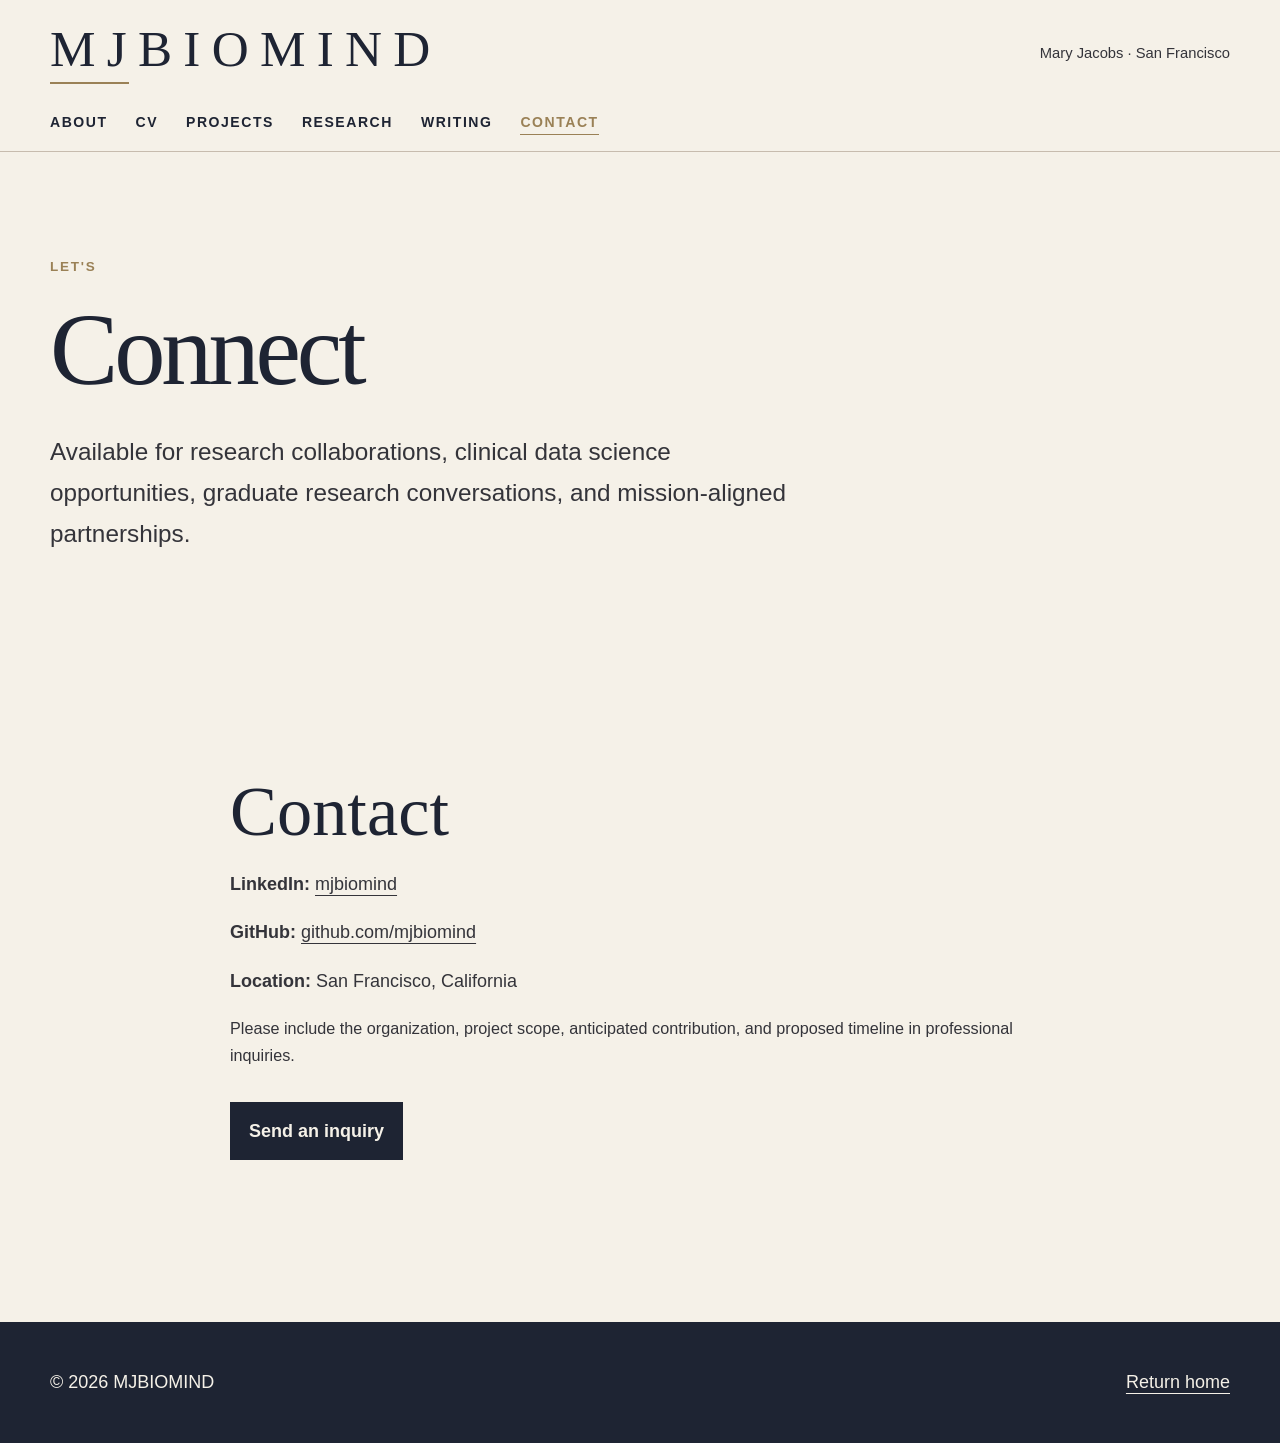
<file: contact.html>
<!doctype html><html lang="en"><head><meta charset="utf-8"><meta name="viewport" content="width=device-width,initial-scale=1">
<title>Contact | MJBIOMIND</title><link rel="stylesheet" href="styles.css"></head><body>
<a class="skip" href="#main">Skip to content</a><header class="masthead"><div class="shell"><div class="brandrow"><a class="brand" href="index.html">MJBIOMIND</a>
<span class="address">Mary Jacobs · San Francisco
</span></div><nav aria-label="Primary"><ul><li><a href="about.html">
About</a></li><li><a href="cv.html">
CV</a></li><li><a href="projects.html"> 
Projects</a></li><li><a href="research.html"> 
Research</a></li><li><a href="writing.html">
Writing</a></li><li><a aria-current="page" href="contact.html">
Contact</a></li></ul></nav></div></header><main id="main"><section class="pagehero"><div class="shell"><p class="eyebrow">
Let's </p><h1>Connect</h1><p class="lead">Available for research collaborations, clinical data science opportunities, graduate research conversations, and mission-aligned partnerships.
</p></div></section><section class="content shell"><h2>
Contact</h2><p><strong>LinkedIn:</strong> <a href="https://www.linkedin.com/in/mjbiomind/">mjbiomind</a></p><p><strong>GitHub:</strong> <a href="https://github.com/mjbiomind">github.com/mjbiomind</a></p><p><strong>Location:</strong> San Francisco, California
</p><p class="meta">Please include the organization, project scope, anticipated contribution, and proposed timeline in professional inquiries.
</p><div class="actions"><a class="button primary" href="mailto:mjbiomind@gmail.com?subject=Research%20or%20Data%20Science%20Inquiry">Send an inquiry</a></div></section></main><footer class="footer"><div class="shell"><span>
© 2026 MJBIOMIND</span><a href="index.html">Return home</a></div></footer></body></html>
</file>
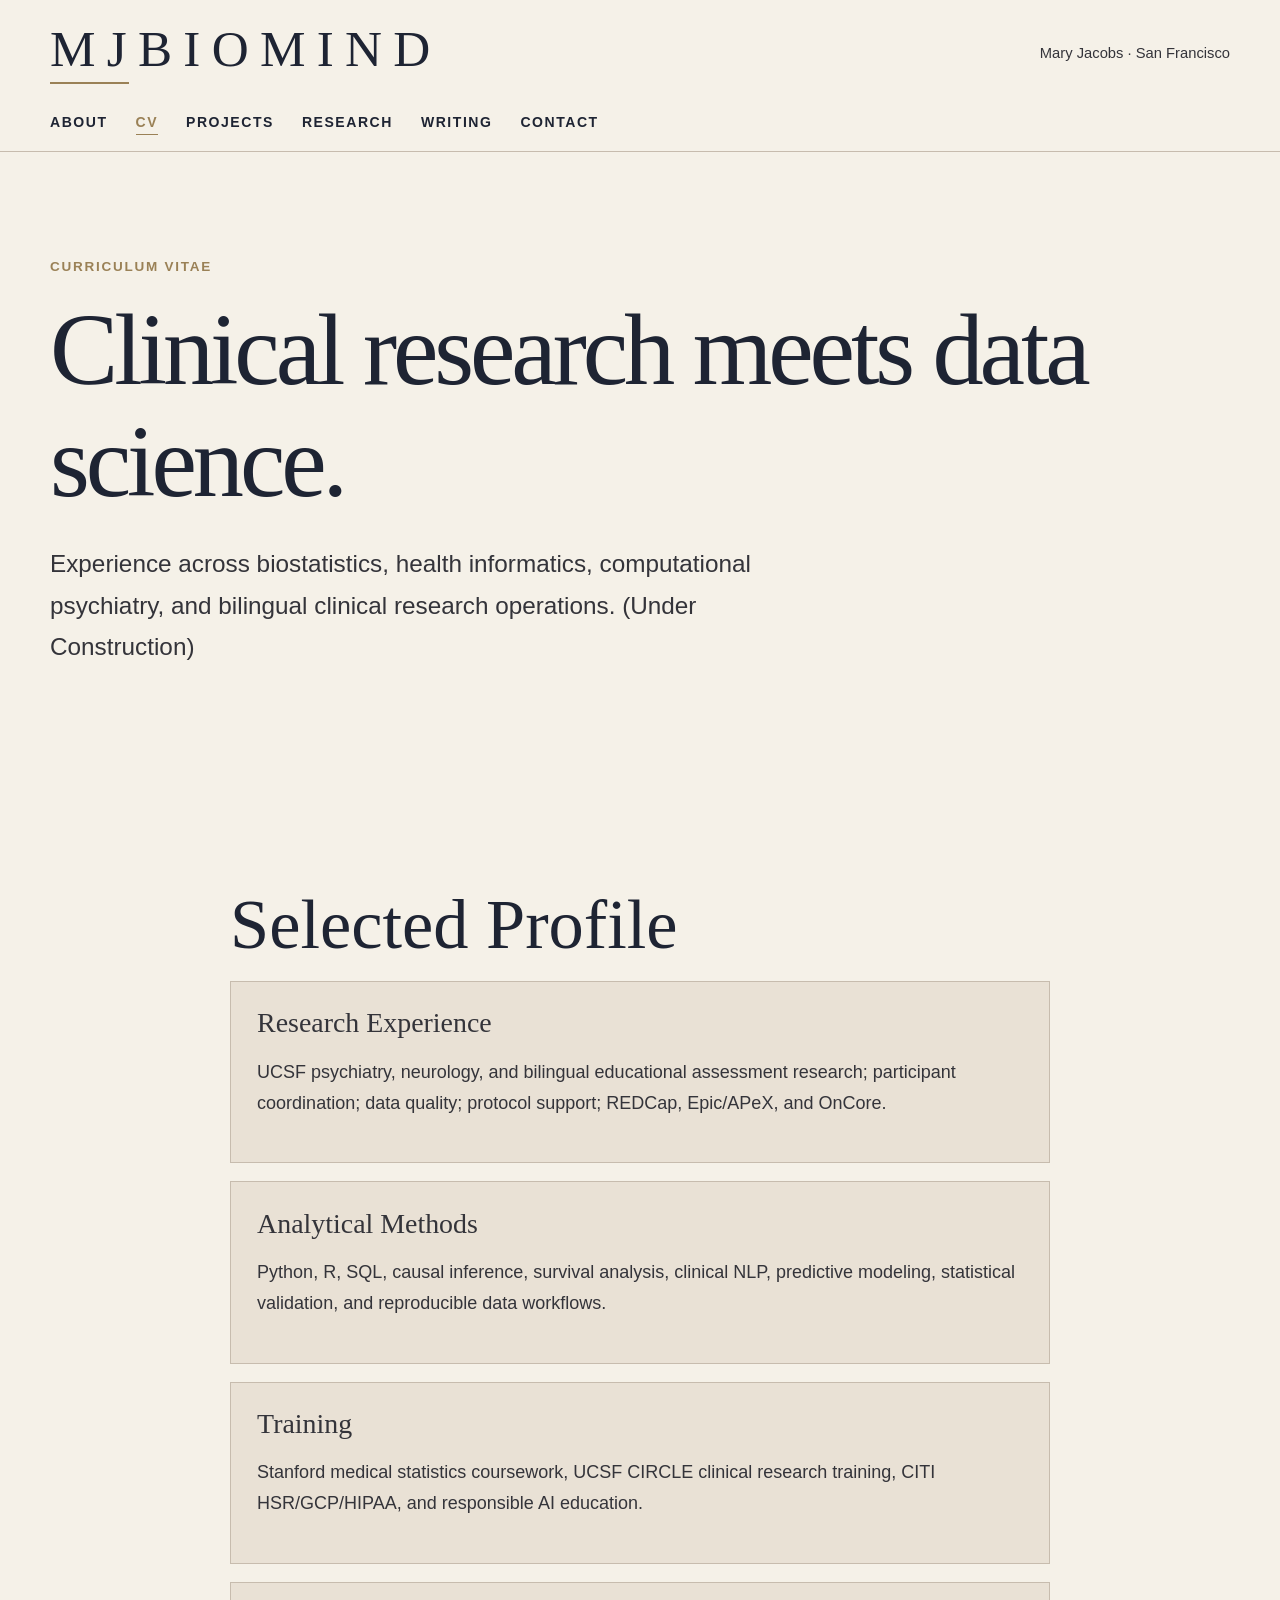
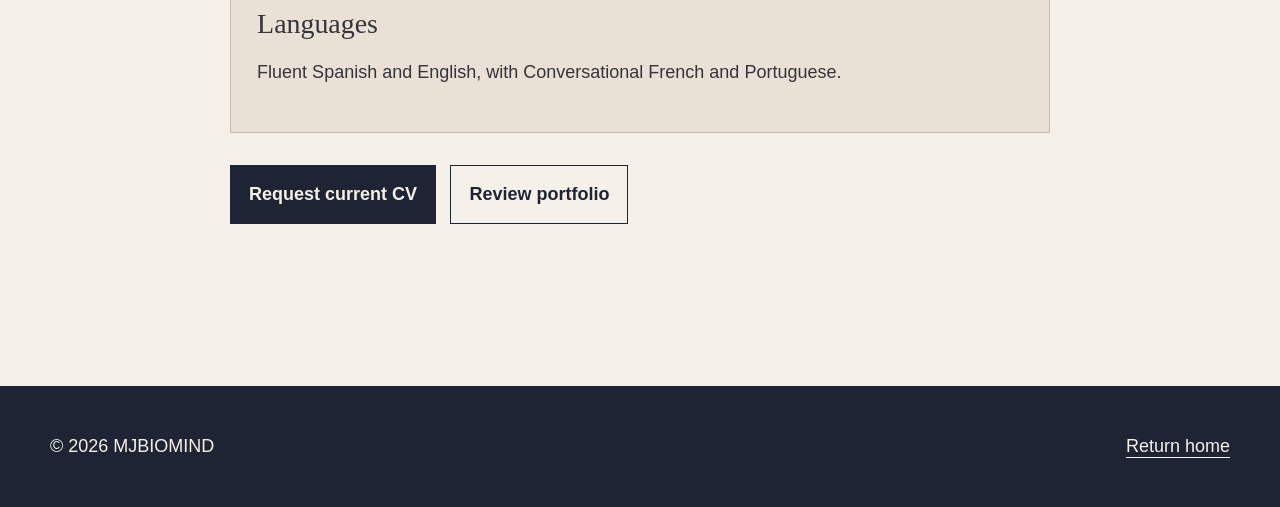
<file: cv.html>
<!doctype html><html lang="en"><head><meta charset="utf-8"><meta name="viewport" content="width=device-width,initial-scale=1">
<title> CV | MJBIOMIND</title><link rel="stylesheet" href="styles.css"></head><body>
<a class="skip" href="#main">Skip to content</a><header class="masthead"><div class="shell"><div class="brandrow">
<a class="brand" href="index.html">MJBIOMIND</a><span class="address">Mary Jacobs · San Francisco
</span></div><nav aria-label="Primary"><ul><li><a href="about.html">
About</a></li><li><a aria-current="page" href="cv.html">
CV</a></li><li><a href="projects.html">
Projects</a></li><li><a href="research.html">
Research</a></li><li><a href="writing.html">
Writing</a></li><li><a href="contact.html">
Contact</a></li></ul></nav></div></header><main id="main"><section class="pagehero"><div class="shell"><p class="eyebrow">
Curriculum Vitae</p><h1>Clinical research meets data science.
</h1><p class="lead">Experience across biostatistics, health informatics, computational psychiatry, and bilingual clinical research operations. (Under Construction)
</p></div></section><section class="content shell"><h2>Selected Profile</h2><ul class="list"><li class="item"><h3>Research Experience</h3><p>UCSF psychiatry, neurology, and bilingual educational assessment research; participant coordination; data quality; protocol support; REDCap, Epic/APeX, and OnCore.</p></li><li class="item"><h3>Analytical Methods</h3><p>Python, R, SQL, causal inference, survival analysis, clinical NLP, predictive modeling, statistical validation, and reproducible data workflows.</p></li><li class="item"><h3>Training</h3><p>Stanford medical statistics coursework, UCSF CIRCLE clinical research training, CITI HSR/GCP/HIPAA, and responsible AI education.
</p></li><li class="item"><h3>Languages</h3><p> Fluent Spanish and English, with Conversational French and Portuguese. 
</p></li></ul><div class="actions"><a class="button primary" href="mailto:mjbiomind@gmail.com?subject=Current%20CV%20Request">Request current CV
</a><a class="button" href="projects.html">Review portfolio
</a></div></section>
</main><footer class="footer"><div class="shell"><span>© 2026 MJBIOMIND</span><a href="index.html">Return home</a></div></footer></body></html>
</file>
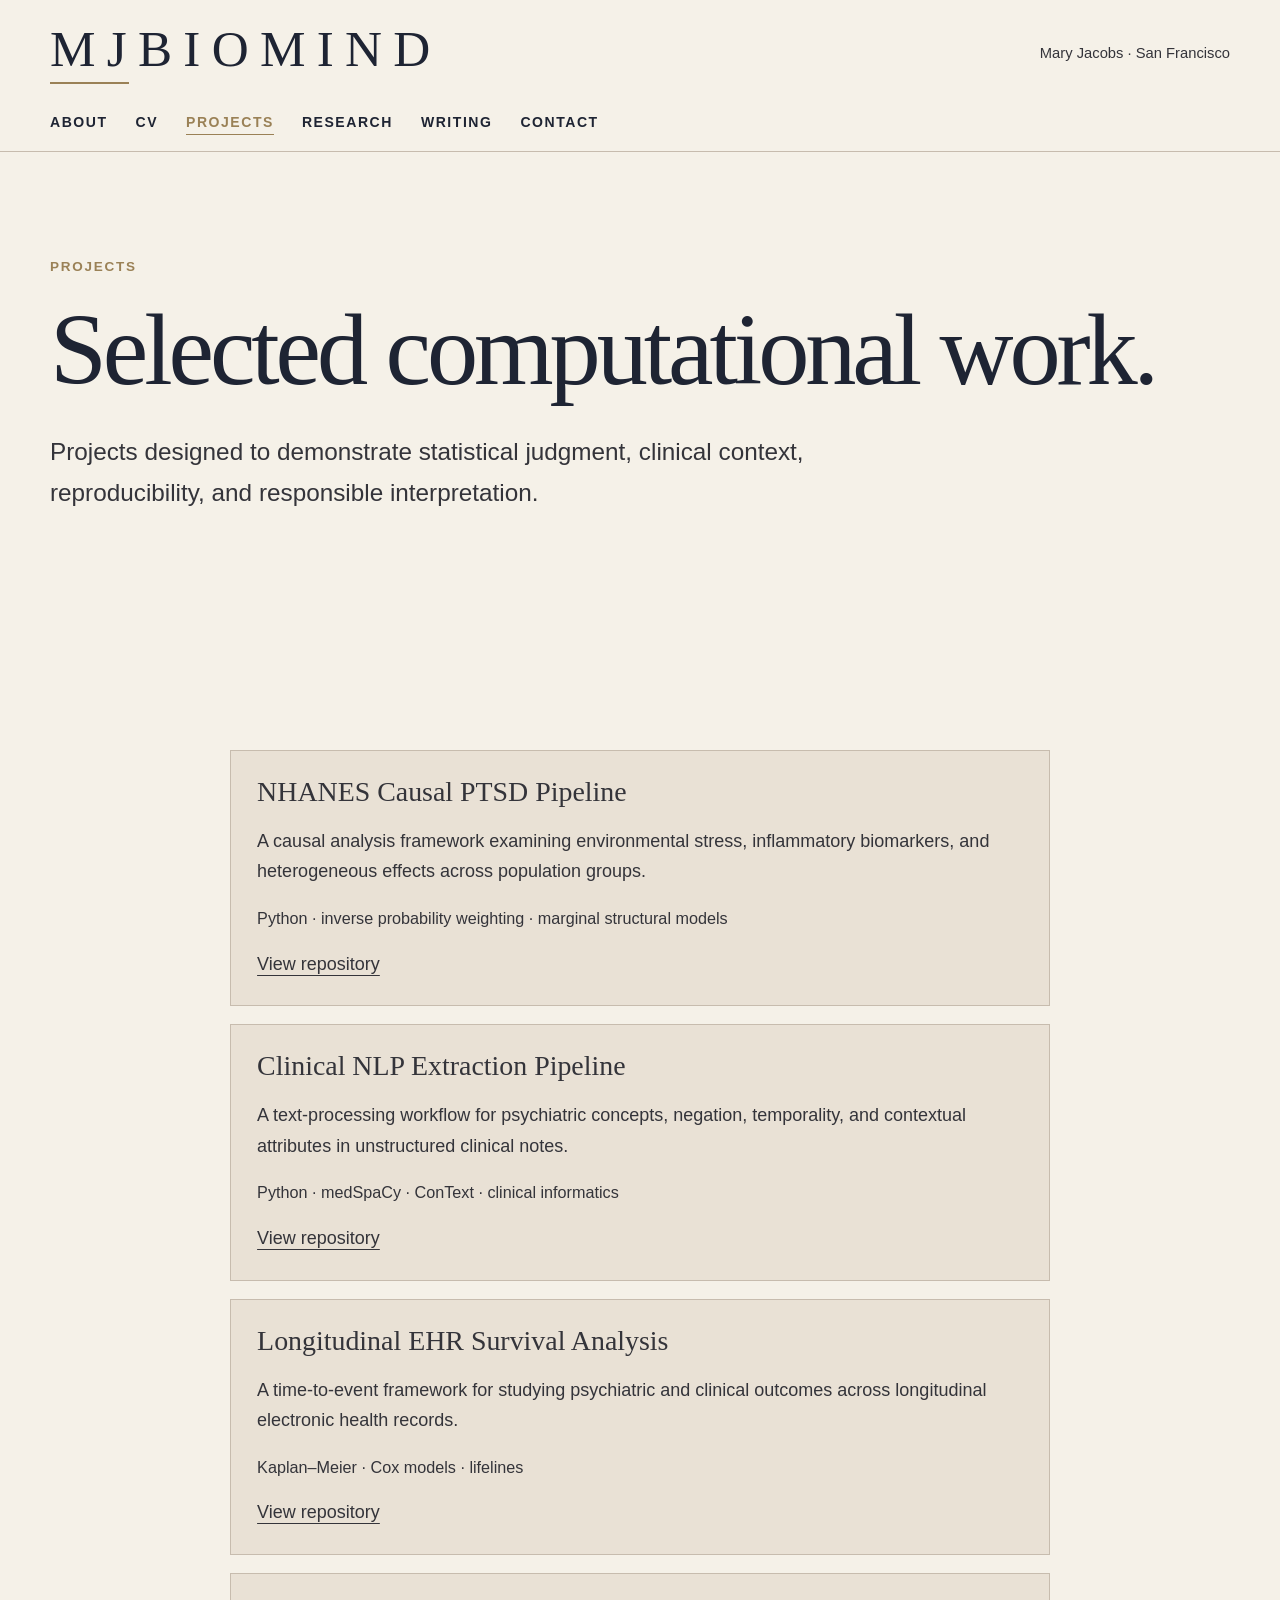
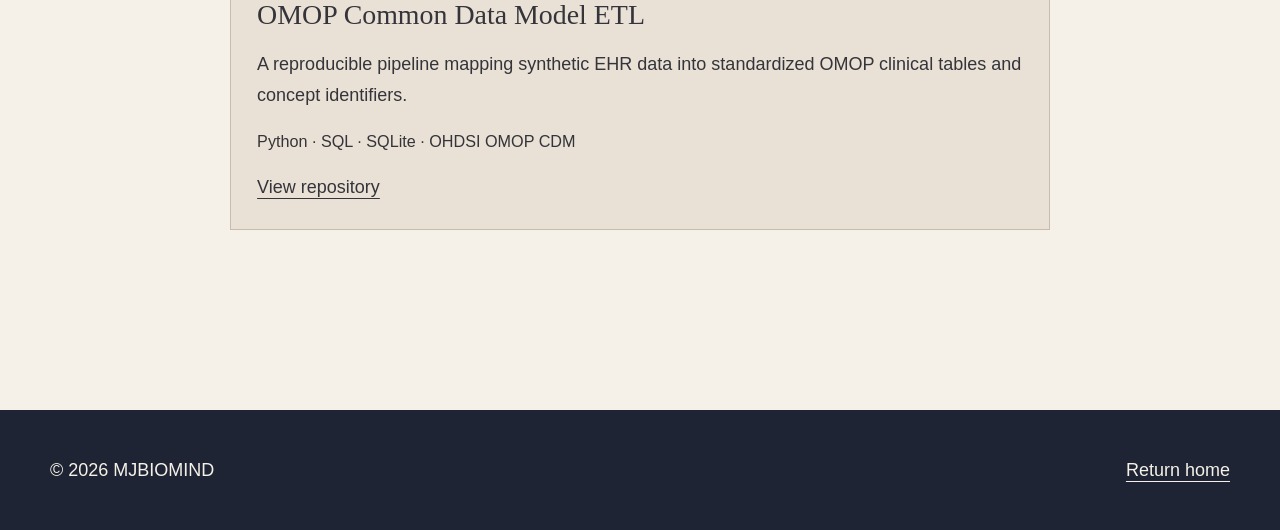
<file: projects.html>
<!doctype html><html lang="en"><head><meta charset="utf-8"><meta name="viewport" content="width=device-width,initial-scale=1">
<title>Projects | MJBIOMIND</title><link rel="stylesheet" href="styles.css"></head><body>
<a class="skip" href="#main">Skip to content</a><header class="masthead"><div class="shell"><div class="brandrow">
<a class="brand" href="index.html">MJBIOMIND</a><span class="address">Mary Jacobs · San Francisco</span></div><nav aria-label="Primary">
<ul><li><a href="about.html">
About</a></li><li><a href="cv.html">
CV</a></li><li><a aria-current="page" href="projects.html"> 
Projects</a></li><li><a href="research.html"> 
Research</a></li><li><a href="writing.html"> 
Writing</a></li><li><a href="contact.html">
Contact</a></li></ul></nav></div></header><main id="main"><section class="pagehero"><div class="shell"><p class="eyebrow">
Projects</p><h1>Selected computational work.</h1><p class="lead">Projects designed to demonstrate statistical judgment, clinical context, reproducibility, and responsible interpretation.
</p></div></section><section class="content shell"><ul class="list"><li class="item"><h3>
NHANES Causal PTSD Pipeline</h3><p>A causal analysis framework examining environmental stress, inflammatory biomarkers, and heterogeneous effects across population groups.
</p><p class="meta">Python · inverse probability weighting · marginal structural models
</p><a href="https://github.com/mjbiomind/NHANES-Causal-PTSD">View repository</a></li><li class="item"><h3>Clinical NLP Extraction Pipeline</h3><p>A text-processing workflow for psychiatric concepts, negation, temporality, and contextual attributes in unstructured clinical notes.</p><p class="meta">Python · medSpaCy · ConText · clinical informatics</p><a href="https://github.com/mjbiomind/clinical-nlp-ptsd">View repository</a></li><li class="item"><h3>Longitudinal EHR Survival Analysis</h3><p>A time-to-event framework for studying psychiatric and clinical outcomes across longitudinal electronic health records.</p><p class="meta">Kaplan–Meier · Cox models · lifelines</p><a href="https://github.com/mjbiomind/EHR-Survival-PTSD">View repository</a></li><li class="item"><h3>OMOP Common Data Model ETL</h3><p>A reproducible pipeline mapping synthetic EHR data into standardized OMOP clinical tables and concept identifiers.</p><p class="meta">Python · SQL · SQLite · OHDSI OMOP CDM</p><a href="https://github.com/mjbiomind/OMOP-Enterprise-Pipeline">View repository</a></li></ul></section></main><footer class="footer"><div class="shell"><span>
  © 2026 MJBIOMIND</span><a href="index.html">Return home</a></div></footer></body></html>
</file>
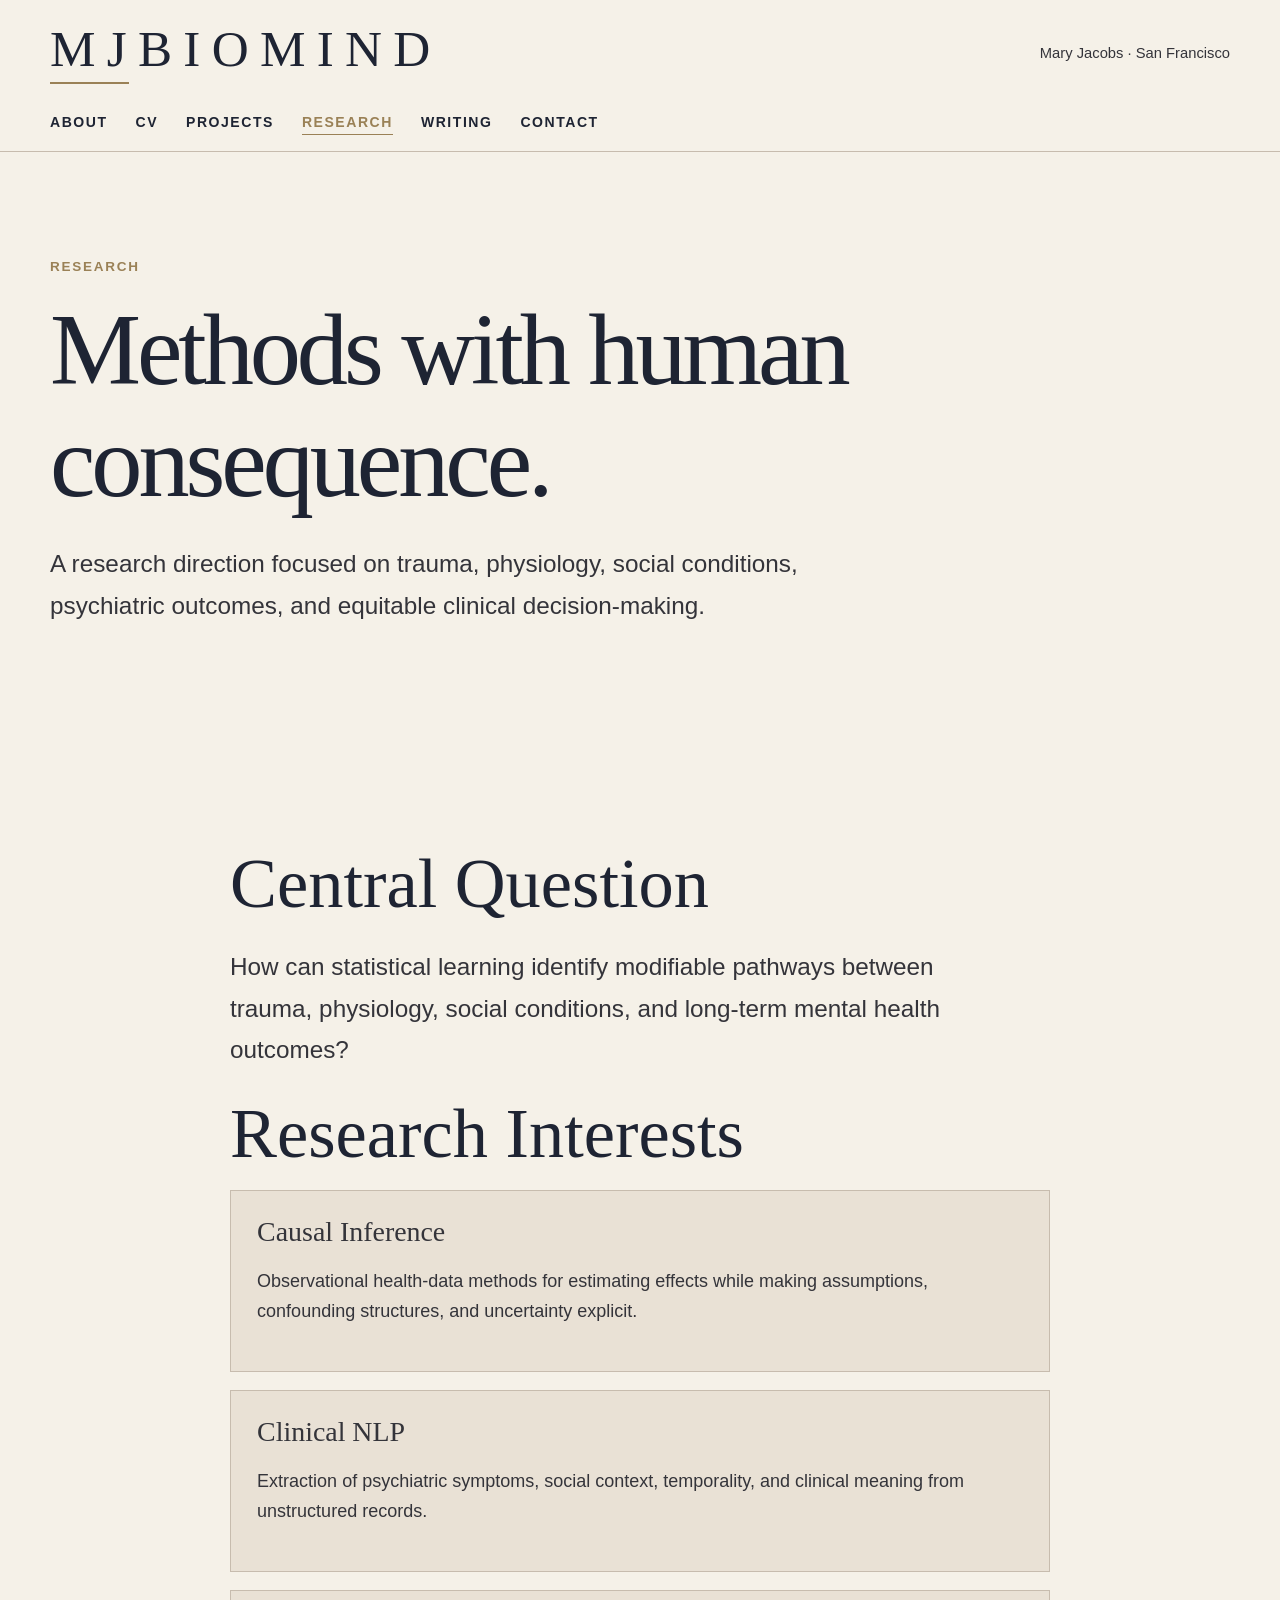
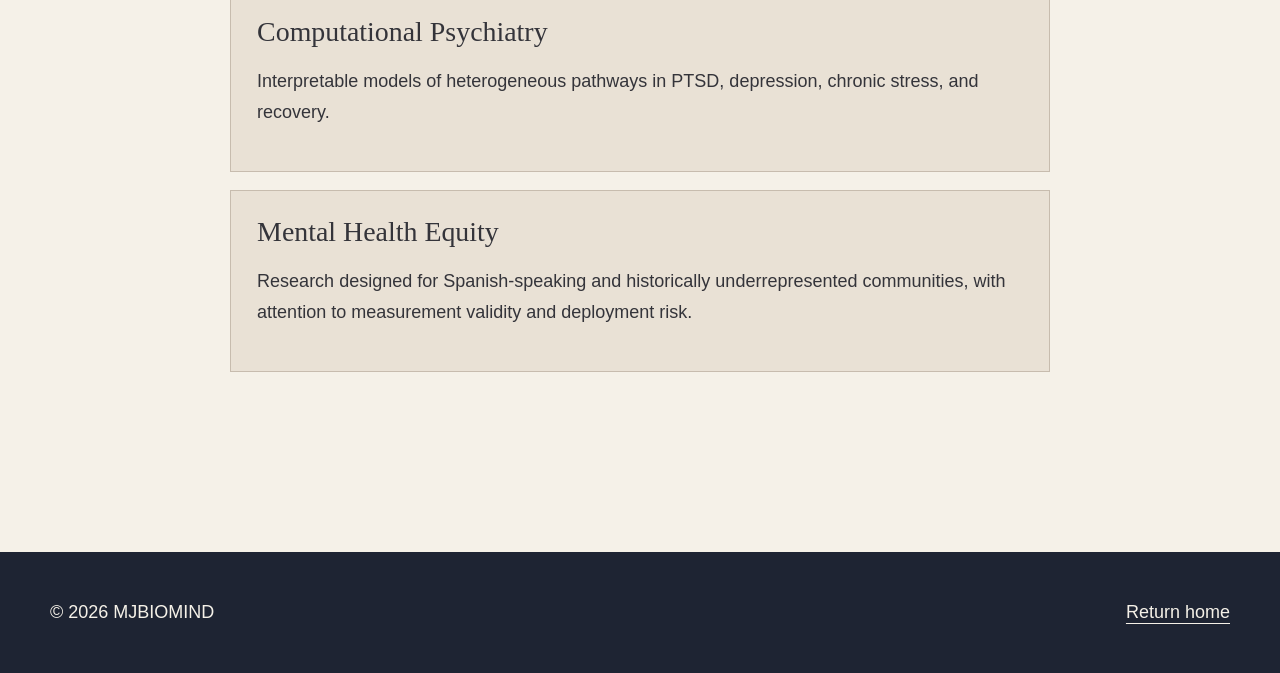
<file: research.html>
<!doctype html><html lang="en"><head><meta charset="utf-8"><meta name="viewport" content="width=device-width,initial-scale=1">
<title> Research | MJBIOMIND</title><link rel="stylesheet" href="styles.css"></head><body><a class="skip" href="#main">Skip to content</a><header class="masthead"><div class="shell"><div class="brandrow">
<a class="brand" href="index.html">MJBIOMIND</a><span class="address">Mary Jacobs · San Francisco
</span></div><nav aria-label="Primary"><ul><li><a href="about.html">
About</a></li><li><a href="cv.html">
CV</a></li><li><a href="projects.html"> 
Projects</a></li><li><a aria-current="page" href="research.html">
Research</a></li><li><a href="writing.html">
Writing</a></li><li><a href="contact.html">
Contact</a></li></ul></nav></div></header><main id="main"><section class="pagehero"><div class="shell"><p class="eyebrow">
Research</p><h1>Methods with human consequence.</h1><p class="lead">A research direction focused on trauma, physiology, social conditions, psychiatric outcomes, and equitable clinical decision-making.</p></div></section><article class="content shell"><h2>Central Question</h2><p class="lead">How can statistical learning identify modifiable pathways between trauma, physiology, social conditions, and long-term mental health outcomes?</p><h2>Research Interests</h2><ul class="list"><li class="item"><h3>Causal Inference</h3><p>Observational health-data methods for estimating effects while making assumptions, confounding structures, and uncertainty explicit.</p></li><li class="item"><h3>Clinical NLP</h3><p>Extraction of psychiatric symptoms, social context, temporality, and clinical meaning from unstructured records.</p></li><li class="item"><h3>Computational Psychiatry</h3><p>Interpretable models of heterogeneous pathways in PTSD, depression, chronic stress, and recovery.</p></li><li class="item"><h3>Mental Health Equity</h3><p>Research designed for Spanish-speaking and historically underrepresented communities, with attention to measurement validity and deployment risk.</p></li></ul></article></main><footer class="footer"><div class="shell"><span>
© 2026 MJBIOMIND</span><a href="index.html">Return home</a></div></footer></body></html>
</file>
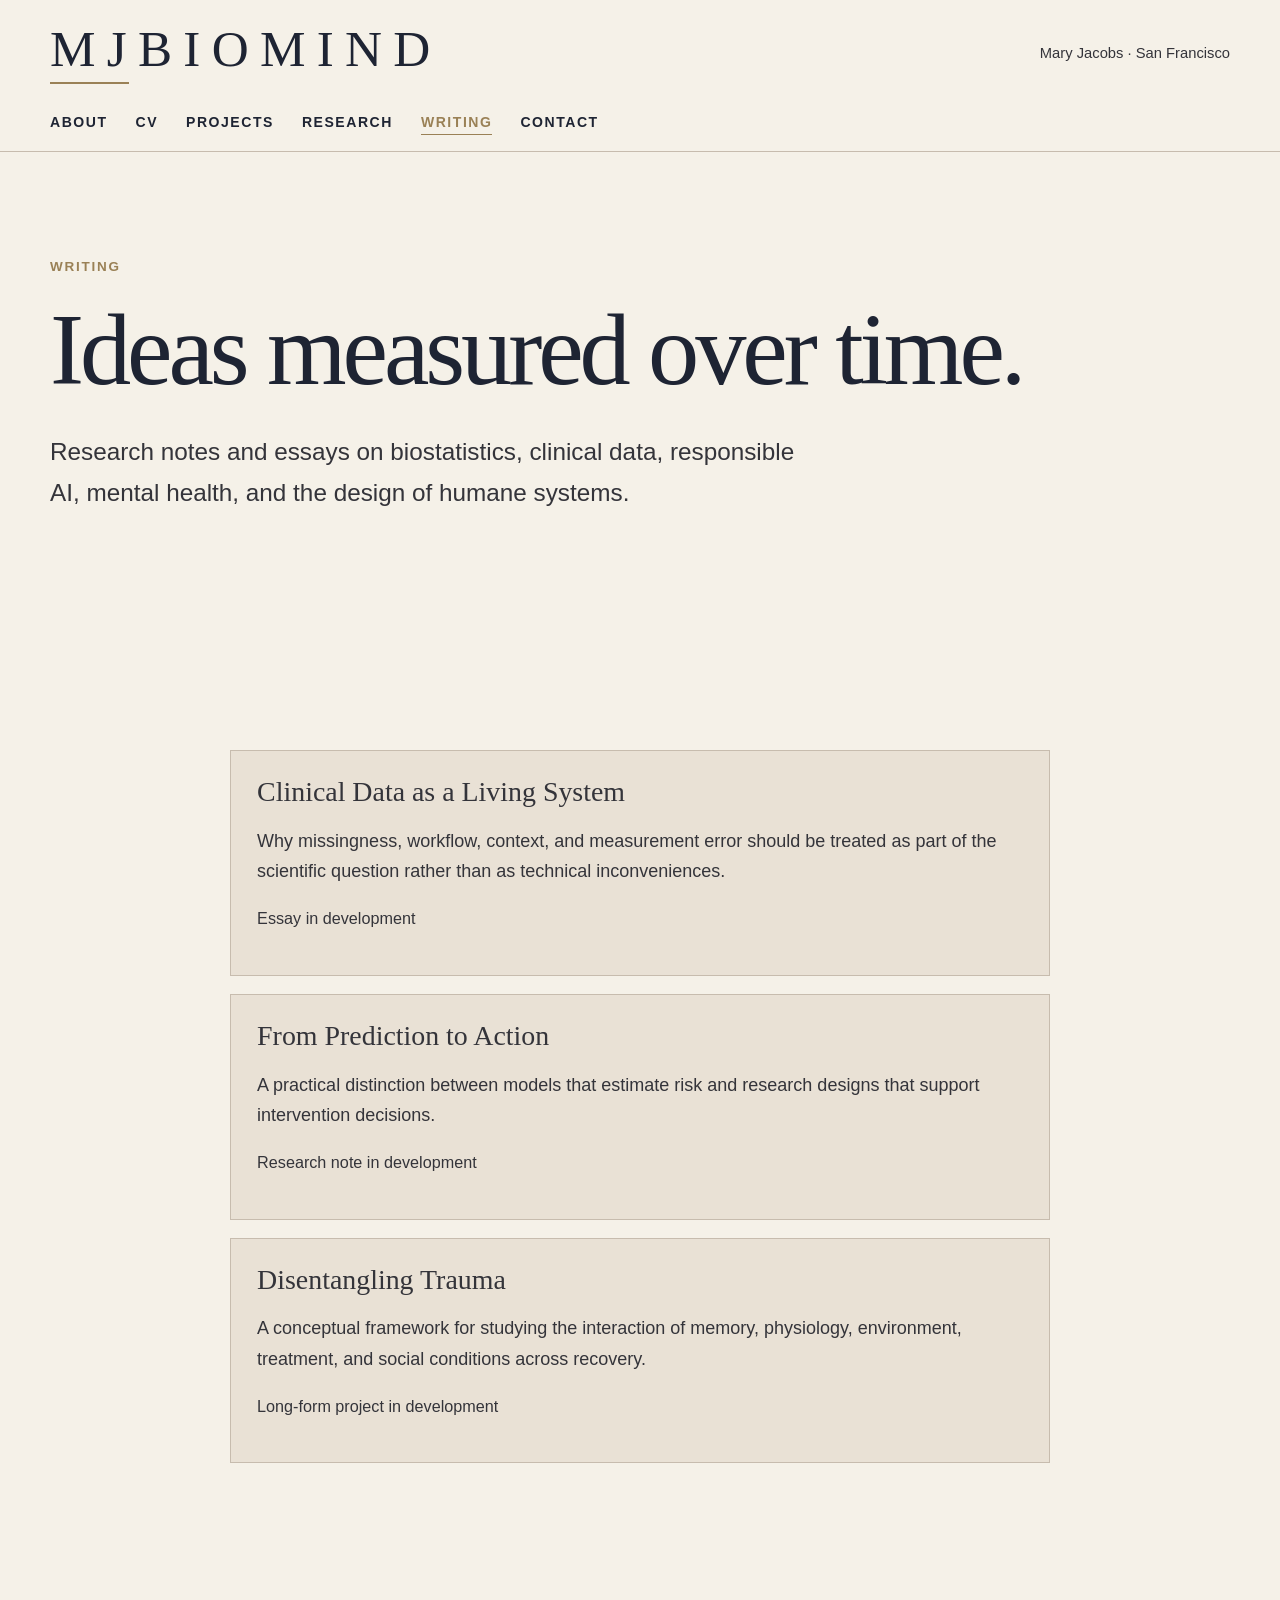
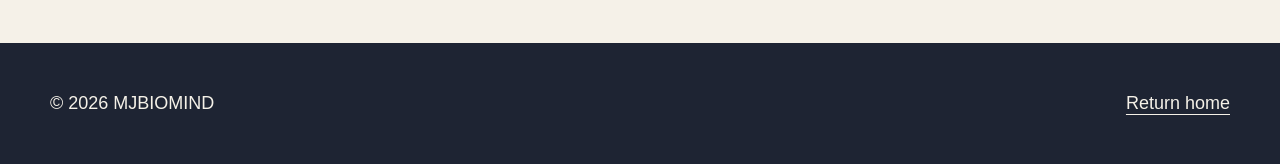
<file: writing.html>
<!doctype html><html lang="en"><head><meta charset="utf-8"><meta name="viewport" content="width=device-width,initial-scale=1">
<title> Writing | MJBIOMIND</title><link rel="stylesheet" href="styles.css"></head><body>
<a class="skip" href="#main">Skip to content</a><header class="masthead"><div class="shell"><div class="brandrow">
<a class="brand" href="index.html">MJBIOMIND</a><span class="address">Mary Jacobs · San Francisco</span></div><nav aria-label="Primary"><ul><li><a href="about.html">
About</a></li><li><a href="cv.html">
CV</a></li><li><a href="projects.html"> 
Projects</a></li><li><a href="research.html">
Research</a></li><li><a aria-current="page" href="writing.html">
Writing</a></li><li><a href="contact.html">
Contact</a></li></ul></nav></div></header><main id="main"><section class="pagehero"><div class="shell"><p class="eyebrow">
Writing</p><h1>Ideas measured over time.</h1><p class="lead">Research notes and essays on biostatistics, clinical data, responsible AI, mental health, and the design of humane systems.</p></div></section><section class="content shell"><ul class="list"><li class="item"><h3>Clinical Data as a Living System</h3><p>Why missingness, workflow, context, and measurement error should be treated as part of the scientific question rather than as technical inconveniences.</p><p class="meta">Essay in development</p></li><li class="item"><h3>From Prediction to Action</h3><p>A practical distinction between models that estimate risk and research designs that support intervention decisions.</p><p class="meta">Research note in development</p></li><li class="item"><h3>Disentangling Trauma</h3><p>A conceptual framework for studying the interaction of memory, physiology, environment, treatment, and social conditions across recovery.</p><p class="meta">Long-form project in development</p></li></ul></section></main><footer class="footer"><div class="shell"><span>
© 2026 MJBIOMIND</span><a href="index.html">
Return home</a></div></footer></body></html>
</file>
<file: styles.css>
:root{--ivory:#f5f1e8;--parchment:#e9e1d5;--taupe:#a99d91;--navy:#1e2433;--ink:#34343a;--gold:#9a8156;--line:#c7bcae;--max:1180px}*{box-sizing:border-box}html{font-size:18px}body{margin:0;background:var(--ivory);color:var(--navy);font-family:Arial,Helvetica,sans-serif;line-height:1.7}a{color:inherit;text-underline-offset:.25em}a:focus-visible{outline:3px solid var(--gold);outline-offset:4px}.skip{position:absolute;top:-5rem;left:1rem;background:var(--navy);color:var(--ivory);padding:.7rem 1rem;z-index:20}.skip:focus{top:1rem}.shell{width:min(calc(100% - 2rem),var(--max));margin:auto}.masthead{padding:1.3rem 0 .8rem;border-bottom:1px solid var(--line)}.brandrow{display:flex;justify-content:space-between;align-items:center;gap:1rem}.brand{position:relative;font:500 clamp(1.8rem,4vw,3rem)/1 Georgia,serif;letter-spacing:.22em;text-decoration:none;padding-bottom:.55rem}.brand:after{content:"";position:absolute;left:0;bottom:0;width:4.4rem;height:2px;background:var(--gold)}.address{font-size:.82rem;color:var(--ink)}nav ul{display:flex;flex-wrap:wrap;gap:.65rem 1.55rem;list-style:none;padding:0;margin:1.2rem 0 0}nav a{position:relative;font-size:.78rem;font-weight:700;letter-spacing:.11em;text-transform:uppercase;text-decoration:none;padding-bottom:.25rem}nav a:after{content:"";position:absolute;left:0;right:100%;bottom:0;height:1px;background:var(--gold);transition:right .2s ease}nav a:hover:after,nav a[aria-current=page]:after{right:0}nav a:hover,nav a[aria-current=page]{color:var(--gold)}main{min-height:65vh}.hero,.pagehero{padding:5.8rem 0}.hero{display:grid;grid-template-columns:minmax(230px,.75fr) minmax(0,1.5fr);gap:3rem 5rem;align-items:center}.portrait{width:100%;max-width:360px;aspect-ratio:4/5;object-fit:cover;filter:saturate(.78) contrast(.94);border:1px solid var(--line)}.eyebrow{margin:0 0 .8rem;color:var(--gold);font-size:.75rem;font-weight:700;letter-spacing:.13em;text-transform:uppercase}h1,h2,h3{font-family:Georgia,'Times New Roman',serif;font-weight:500;line-height:1.1}h1{font-size:clamp(3.6rem,8vw,7.2rem);margin:0;letter-spacing:-.04em}h2{font-size:clamp(2.4rem,5.5vw,4.8rem);margin:0 0 1rem}.lead{font-size:clamp(1.08rem,2vw,1.35rem);max-width:760px;color:var(--ink)}.actions{display:flex;flex-wrap:wrap;gap:.8rem;margin-top:1.8rem}.button{display:inline-block;padding:.72rem 1rem;border:1px solid var(--navy);text-decoration:none;font-weight:700}.button.primary{background:var(--navy);color:var(--ivory)}.collections{padding:4.8rem 0}.grid{display:grid;grid-template-columns:repeat(3,minmax(0,1fr));gap:1rem}.card{display:block;background:var(--parchment);border:1px solid var(--line);padding:1.5rem;text-decoration:none;transition:transform .2s ease,border-color .2s ease}.card:hover{transform:translateY(-3px);border-color:var(--gold)}.card h3{font-size:1.8rem;margin:0 0 .45rem}.content{padding:5rem 0;max-width:820px}.content p,.content li{color:var(--ink)}.list{display:grid;gap:1rem;padding:0;list-style:none}.item{padding:1.45rem;background:var(--parchment);border:1px solid var(--line)}.item h3{margin:0 0 .5rem;font-size:1.55rem}.meta{color:#615b55;font-size:.9rem}.footer{background:var(--navy);color:var(--ivory);margin-top:4rem}.footer .shell{display:flex;justify-content:space-between;align-items:center;gap:2rem;padding:2.5rem 0}.footer nav ul{margin:0}.footer a{color:var(--ivory)}@media(max-width:780px){html{font-size:17px}.brandrow,.footer .shell{align-items:flex-start;flex-direction:column}.hero{grid-template-columns:1fr;padding:4rem 0}.grid{grid-template-columns:1fr}.pagehero{padding:4rem 0}}@media(prefers-reduced-motion:reduce){*{scroll-behavior:auto!important;transition:none!important;animation:none!important}}@media(prefers-contrast:more){:root{--ivory:#fff;--parchment:#f3f3f3;--navy:#111827;--ink:#111;--gold:#6b4f24;--line:#111}}
</file>
